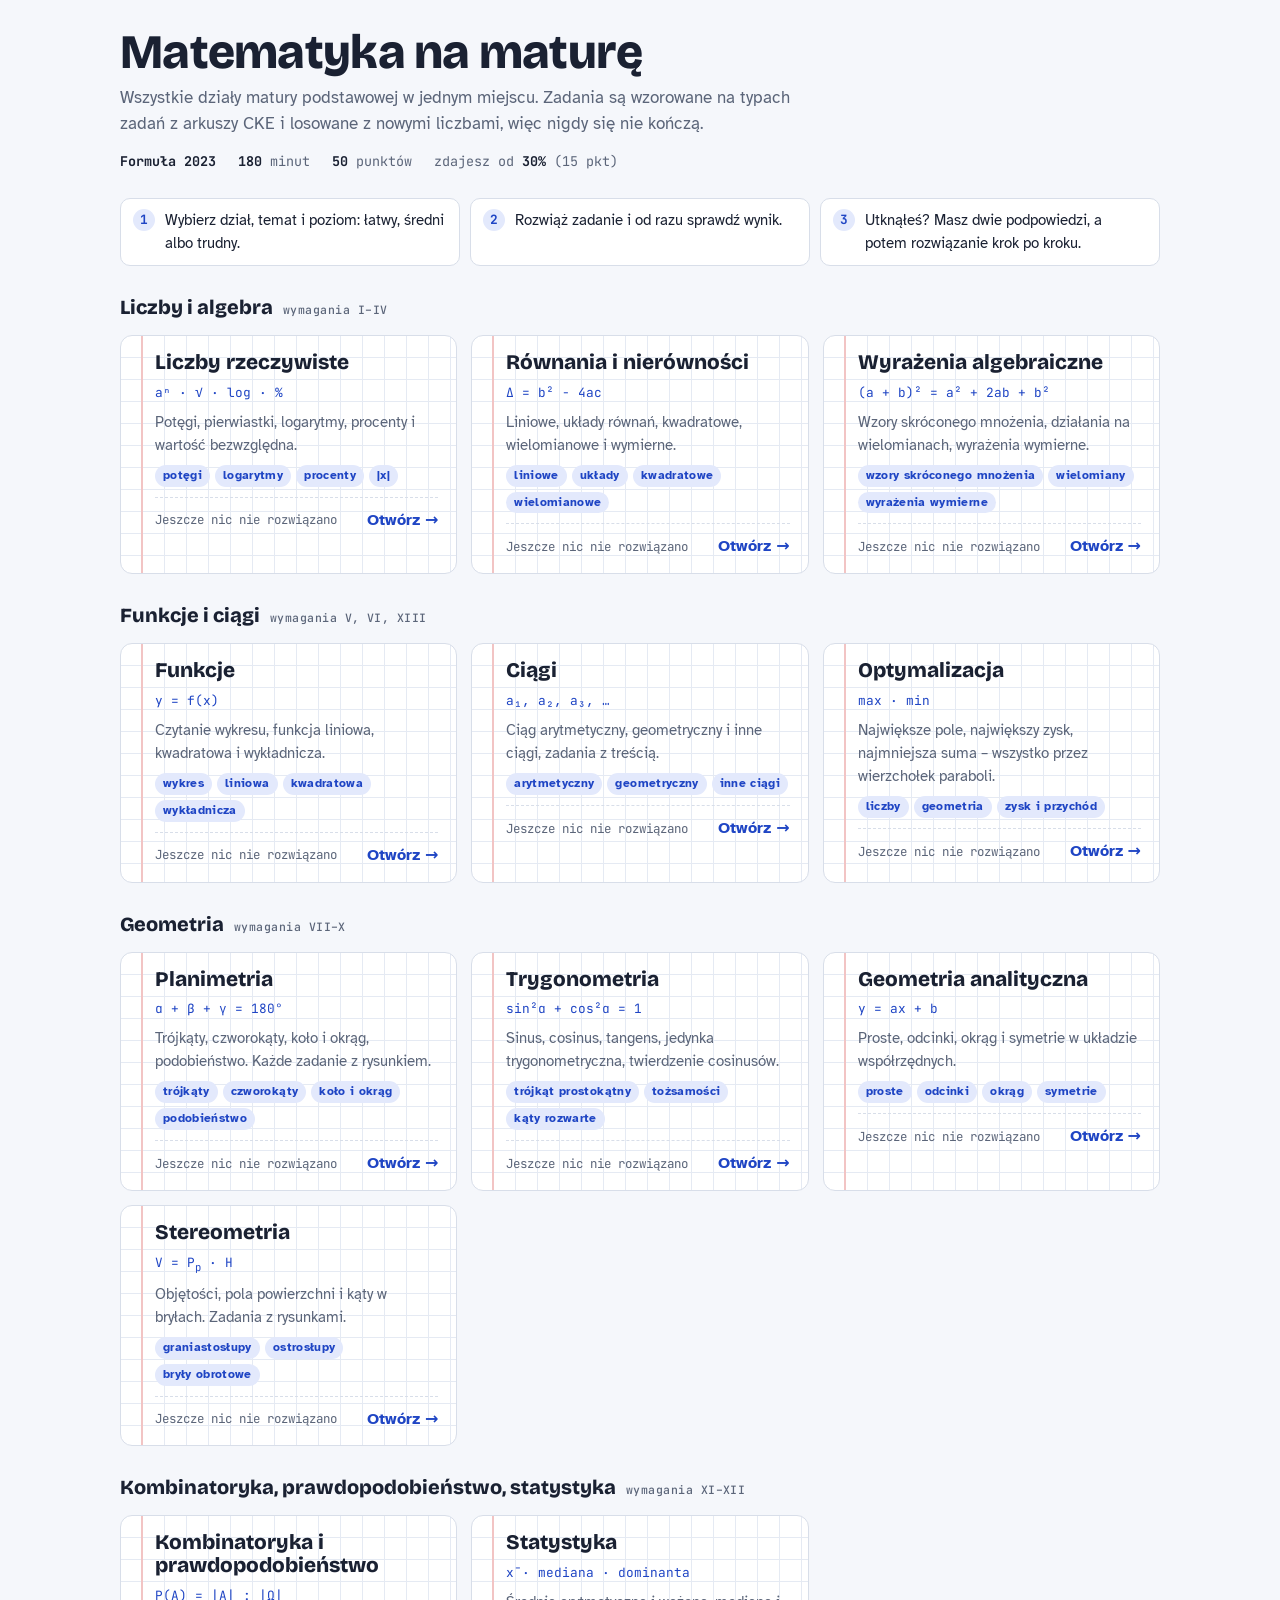
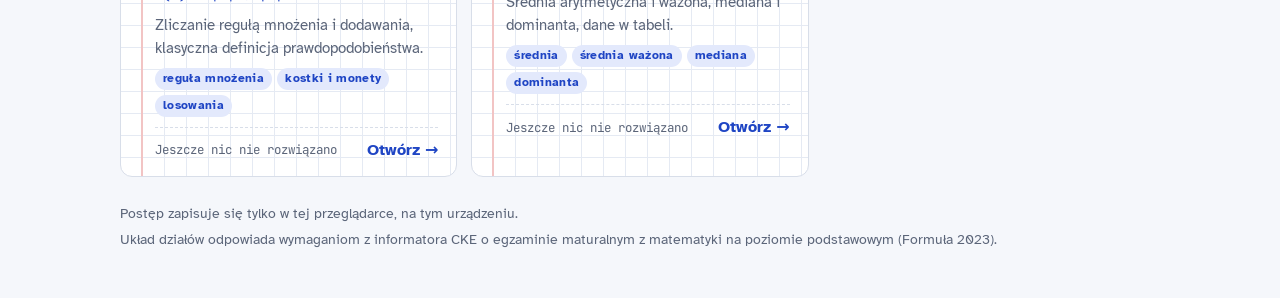
<file: index.html>
<!doctype html>
<html lang="pl">
<head>
<meta charset="utf-8">
<meta name="viewport" content="width=device-width, initial-scale=1, viewport-fit=cover">
<meta name="description" content="Matematyka na maturę podstawową: wszystkie działy z wymagań CKE, losowane zadania na trzech poziomach, podpowiedzi i rozwiązania krok po kroku.">
<title>Matematyka na maturę</title>
<link rel="preconnect" href="https://fonts.googleapis.com">
<link rel="preconnect" href="https://fonts.gstatic.com" crossorigin>
<link rel="stylesheet" href="https://fonts.googleapis.com/css2?family=Atkinson+Hyperlegible:wght@400;700&family=Bricolage+Grotesque:opsz,wght@12..96,700;12..96,800&family=JetBrains+Mono:wght@500&display=swap">
<style>
/* Spis działów w tym samym zeszycie w kratkę co aplikacje */
:root{
  color-scheme:light;
  --paper:#f5f7fb; --surface:#ffffff; --ink:#1a2132; --muted:#5b6579; --line:#d8dee9; --grid:#e5eaf3;
  --accent:#1f45c4; --accent-soft:#e3e9fc; --ok:#1b7744; --margin:#f2c4c4;
  --f-display:"Bricolage Grotesque", "Segoe UI", system-ui, sans-serif;
  --f-body:"Atkinson Hyperlegible", "Segoe UI", system-ui, sans-serif;
  --f-mono:"JetBrains Mono", ui-monospace, "Cascadia Mono", Consolas, monospace;
}
@media (prefers-color-scheme: dark){
  :root:not([data-theme="light"]){
    --paper:#0f131b; --surface:#161b26; --ink:#e6eaf2; --muted:#9ba5b9; --line:#2a3244; --grid:#1b2130;
    --accent:#86a2ff; --accent-soft:#1d2848; --ok:#5fcb8d; --margin:#4a2629; color-scheme:dark;
  }
}
:root[data-theme="dark"]{
  --paper:#0f131b; --surface:#161b26; --ink:#e6eaf2; --muted:#9ba5b9; --line:#2a3244; --grid:#1b2130;
  --accent:#86a2ff; --accent-soft:#1d2848; --ok:#5fcb8d; --margin:#4a2629; color-scheme:dark;
}
*{box-sizing:border-box}
body{margin:0;background:var(--paper);color:var(--ink);font-family:var(--f-body);font-size:16px;line-height:1.55;
  padding:max(28px, env(safe-area-inset-top, 0px)) max(16px, env(safe-area-inset-right, 0px)) 48px max(16px, env(safe-area-inset-left, 0px))}
.wrap{max-width:1040px;margin:0 auto;display:grid;gap:26px}
header h1{font-family:var(--f-display);font-weight:800;font-size:clamp(2rem,5vw,3rem);line-height:1.02;margin:0;letter-spacing:-.015em}
header p{margin:8px 0 0;color:var(--muted);max-width:62ch;font-size:1.05rem}
.facts{display:flex;flex-wrap:wrap;gap:8px 22px;margin-top:14px;font-family:var(--f-mono);font-size:.84rem;color:var(--muted)}
.facts b{color:var(--ink)}
.how{display:grid;grid-template-columns:repeat(auto-fit,minmax(200px,1fr));gap:10px;margin:0;padding:0;list-style:none;counter-reset:how}
.how li{counter-increment:how;background:var(--surface);border:1px solid var(--line);border-radius:10px;padding:10px 14px 10px 44px;position:relative;font-size:.93rem}
.how li::before{content:counter(how);position:absolute;left:12px;top:10px;width:22px;height:22px;border-radius:50%;background:var(--accent-soft);color:var(--accent);font:700 .8rem/22px var(--f-mono);text-align:center}
section.area{display:grid;gap:12px}
.area h2{font-family:var(--f-display);font-weight:800;font-size:1.25rem;margin:0;display:flex;align-items:baseline;gap:10px;flex-wrap:wrap}
.area h2 small{font-family:var(--f-mono);font-weight:500;font-size:.72rem;color:var(--muted);letter-spacing:.04em}
.apps{display:grid;grid-template-columns:repeat(auto-fill,minmax(min(100%,300px),1fr));gap:14px}
.card{position:relative;display:grid;gap:8px;align-content:start;text-decoration:none;color:inherit;border:1px solid var(--line);border-radius:12px;padding:16px 18px 14px 34px;
  background-color:var(--surface);background-image:linear-gradient(var(--grid) 1px, transparent 1px),linear-gradient(90deg, var(--grid) 1px, transparent 1px);background-size:22px 22px;background-position:-1px -1px;
  transition:border-color .15s, transform .15s, box-shadow .15s}
.card::before{content:"";position:absolute;left:20px;top:0;bottom:0;width:2px;background:var(--margin)}
a.card:hover{border-color:var(--accent);transform:translateY(-2px);box-shadow:0 8px 24px -14px rgba(31,69,196,.45)}
a.card:focus-visible{outline:3px solid var(--accent);outline-offset:3px}
.card h3{font-family:var(--f-display);font-weight:800;font-size:1.3rem;line-height:1.1;margin:0}
.card .tag{font-family:var(--f-mono);font-size:.8rem;color:var(--accent)}
.card p{margin:0;color:var(--muted);font-size:.93rem}
.chips{display:flex;flex-wrap:wrap;gap:5px}
.chip{font-size:.72rem;font-weight:700;letter-spacing:.03em;padding:2px 8px;border-radius:999px;background:var(--accent-soft);color:var(--accent)}
.foot{display:flex;flex-wrap:wrap;justify-content:space-between;align-items:center;gap:6px 14px;margin-top:2px;padding-top:10px;border-top:1px dashed var(--line)}
.prog{font-family:var(--f-mono);font-size:.78rem;color:var(--muted)}
.prog b{color:var(--ok)}
.go{font-weight:700;color:var(--accent)}
.card.soon{background-image:none;border-style:dashed;opacity:.8}
.card.soon::before{display:none}
.card.soon{padding-left:18px}
.card.soon .go{color:var(--muted);font-weight:400;font-size:.85rem}
footer{color:var(--muted);font-size:.85rem;display:grid;gap:4px}
</style>
</head>
<body>
<div class="wrap">
  <header>
    <h1>Matematyka na maturę</h1>
    <p>Wszystkie działy matury podstawowej w jednym miejscu. Zadania są wzorowane na typach zadań z arkuszy CKE i losowane z nowymi liczbami, więc nigdy się nie kończą.</p>
    <div class="facts"><span><b>Formuła 2023</b></span><span><b>180</b> minut</span><span><b>50</b> punktów</span><span>zdajesz od <b>30%</b> (15 pkt)</span></div>
  </header>

  <ol class="how" aria-label="Jak to działa">
    <li>Wybierz dział, temat i poziom: łatwy, średni albo trudny.</li>
    <li>Rozwiąż zadanie i od razu sprawdź wynik.</li>
    <li>Utknąłeś? Masz dwie podpowiedzi, a potem rozwiązanie krok po kroku.</li>
  </ol>

  <section class="area">
    <h2>Liczby i algebra <small>wymagania I–IV</small></h2>
    <div class="apps">
      <a class="card" href="liczby.html" data-store="liczby-matura-v1">
        <h3>Liczby rzeczywiste</h3><span class="tag">aⁿ · √ · log · %</span>
        <p>Potęgi, pierwiastki, logarytmy, procenty i wartość bezwzględna.</p>
        <div class="chips"><span class="chip">potęgi</span><span class="chip">logarytmy</span><span class="chip">procenty</span><span class="chip">|x|</span></div>
        <div class="foot"><span class="prog">Jeszcze nic nie rozwiązano</span><span class="go">Otwórz →</span></div>
      </a>
      <a class="card" href="rownania.html" data-store="rownania-matura-v1">
        <h3>Równania i nierówności</h3><span class="tag">Δ = b² − 4ac</span>
        <p>Liniowe, układy równań, kwadratowe, wielomianowe i wymierne.</p>
        <div class="chips"><span class="chip">liniowe</span><span class="chip">układy</span><span class="chip">kwadratowe</span><span class="chip">wielomianowe</span></div>
        <div class="foot"><span class="prog">Jeszcze nic nie rozwiązano</span><span class="go">Otwórz →</span></div>
      </a>
      <a class="card" href="wyrazenia.html" data-store="wyrazenia-matura-v1">
        <h3>Wyrażenia algebraiczne</h3><span class="tag">(a + b)² = a² + 2ab + b²</span>
        <p>Wzory skróconego mnożenia, działania na wielomianach, wyrażenia wymierne.</p>
        <div class="chips"><span class="chip">wzory skróconego mnożenia</span><span class="chip">wielomiany</span><span class="chip">wyrażenia wymierne</span></div>
        <div class="foot"><span class="prog">Jeszcze nic nie rozwiązano</span><span class="go">Otwórz →</span></div>
      </a>
    </div>
  </section>

  <section class="area">
    <h2>Funkcje i ciągi <small>wymagania V, VI, XIII</small></h2>
    <div class="apps">
      <a class="card" href="funkcje.html" data-store="funkcje-matura-v1">
        <h3>Funkcje</h3><span class="tag">y = f(x)</span>
        <p>Czytanie wykresu, funkcja liniowa, kwadratowa i wykładnicza.</p>
        <div class="chips"><span class="chip">wykres</span><span class="chip">liniowa</span><span class="chip">kwadratowa</span><span class="chip">wykładnicza</span></div>
        <div class="foot"><span class="prog">Jeszcze nic nie rozwiązano</span><span class="go">Otwórz →</span></div>
      </a>
      <a class="card" href="ciagi.html" data-store="ciagi-matura-v1">
        <h3>Ciągi</h3><span class="tag">a₁, a₂, a₃, …</span>
        <p>Ciąg arytmetyczny, geometryczny i inne ciągi, zadania z treścią.</p>
        <div class="chips"><span class="chip">arytmetyczny</span><span class="chip">geometryczny</span><span class="chip">inne ciągi</span></div>
        <div class="foot"><span class="prog">Jeszcze nic nie rozwiązano</span><span class="go">Otwórz →</span></div>
      </a>
      <a class="card" href="optymalizacja.html" data-store="optymalizacja-matura-v1">
        <h3>Optymalizacja</h3><span class="tag">max · min</span>
        <p>Największe pole, największy zysk, najmniejsza suma – wszystko przez wierzchołek paraboli.</p>
        <div class="chips"><span class="chip">liczby</span><span class="chip">geometria</span><span class="chip">zysk i przychód</span></div>
        <div class="foot"><span class="prog">Jeszcze nic nie rozwiązano</span><span class="go">Otwórz →</span></div>
      </a>
    </div>
  </section>

  <section class="area">
    <h2>Geometria <small>wymagania VII–X</small></h2>
    <div class="apps">
      <a class="card" href="planimetria.html" data-store="planimetria-matura-v1">
        <h3>Planimetria</h3><span class="tag">α + β + γ = 180°</span>
        <p>Trójkąty, czworokąty, koło i okrąg, podobieństwo. Każde zadanie z rysunkiem.</p>
        <div class="chips"><span class="chip">trójkąty</span><span class="chip">czworokąty</span><span class="chip">koło i okrąg</span><span class="chip">podobieństwo</span></div>
        <div class="foot"><span class="prog">Jeszcze nic nie rozwiązano</span><span class="go">Otwórz →</span></div>
      </a>
      <a class="card" href="trygonometria.html" data-store="trygonometria-matura-v1">
        <h3>Trygonometria</h3><span class="tag">sin²α + cos²α = 1</span>
        <p>Sinus, cosinus, tangens, jedynka trygonometryczna, twierdzenie cosinusów.</p>
        <div class="chips"><span class="chip">trójkąt prostokątny</span><span class="chip">tożsamości</span><span class="chip">kąty rozwarte</span></div>
        <div class="foot"><span class="prog">Jeszcze nic nie rozwiązano</span><span class="go">Otwórz →</span></div>
      </a>
      <a class="card" href="analityczna.html" data-store="analityczna-matura-v1">
        <h3>Geometria analityczna</h3><span class="tag">y = ax + b</span>
        <p>Proste, odcinki, okrąg i symetrie w układzie współrzędnych.</p>
        <div class="chips"><span class="chip">proste</span><span class="chip">odcinki</span><span class="chip">okrąg</span><span class="chip">symetrie</span></div>
        <div class="foot"><span class="prog">Jeszcze nic nie rozwiązano</span><span class="go">Otwórz →</span></div>
      </a>
      <a class="card" href="stereometria.html" data-store="stereometria-matura-v1">
        <h3>Stereometria</h3><span class="tag">V = P<sub>p</sub> · H</span>
        <p>Objętości, pola powierzchni i kąty w bryłach. Zadania z rysunkami.</p>
        <div class="chips"><span class="chip">graniastosłupy</span><span class="chip">ostrosłupy</span><span class="chip">bryły obrotowe</span></div>
        <div class="foot"><span class="prog">Jeszcze nic nie rozwiązano</span><span class="go">Otwórz →</span></div>
      </a>
    </div>
  </section>

  <section class="area">
    <h2>Kombinatoryka, prawdopodobieństwo, statystyka <small>wymagania XI–XII</small></h2>
    <div class="apps">
      <a class="card" href="kombinatoryka.html" data-store="kombinatoryka-matura-v1">
        <h3>Kombinatoryka i prawdopodobieństwo</h3><span class="tag">P(A) = |A| : |Ω|</span>
        <p>Zliczanie regułą mnożenia i dodawania, klasyczna definicja prawdopodobieństwa.</p>
        <div class="chips"><span class="chip">reguła mnożenia</span><span class="chip">kostki i monety</span><span class="chip">losowania</span></div>
        <div class="foot"><span class="prog">Jeszcze nic nie rozwiązano</span><span class="go">Otwórz →</span></div>
      </a>
      <a class="card" href="statystyka.html" data-store="statystyka-matura-v1">
        <h3>Statystyka</h3><span class="tag">x̄ · mediana · dominanta</span>
        <p>Średnia arytmetyczna i ważona, mediana i dominanta, dane w tabeli.</p>
        <div class="chips"><span class="chip">średnia</span><span class="chip">średnia ważona</span><span class="chip">mediana</span><span class="chip">dominanta</span></div>
        <div class="foot"><span class="prog">Jeszcze nic nie rozwiązano</span><span class="go">Otwórz →</span></div>
      </a>
    </div>
  </section>

  <footer>
    <span>Postęp zapisuje się tylko w tej przeglądarce, na tym urządzeniu.</span>
    <span>Układ działów odpowiada wymaganiom z informatora CKE o egzaminie maturalnym z matematyki na poziomie podstawowym (Formuła 2023).</span>
  </footer>
</div>
<script>
document.querySelectorAll('.card[data-store]').forEach(function (card) {
  try {
    var s = JSON.parse(localStorage.getItem(card.dataset.store) || 'null');
    if (!s || !s.cells) return;
    var ok = 0, all = 0;
    Object.keys(s.cells).forEach(function (k) { ok += s.cells[k].ok || 0; all += s.cells[k].all || 0; });
    if (all) card.querySelector('.prog').innerHTML = 'Zadania: ' + all + ' · dobrze za 1. razem: <b>' + ok + '</b>';
  } catch (e) {}
});
</script>
</body>
</html>
</file>
